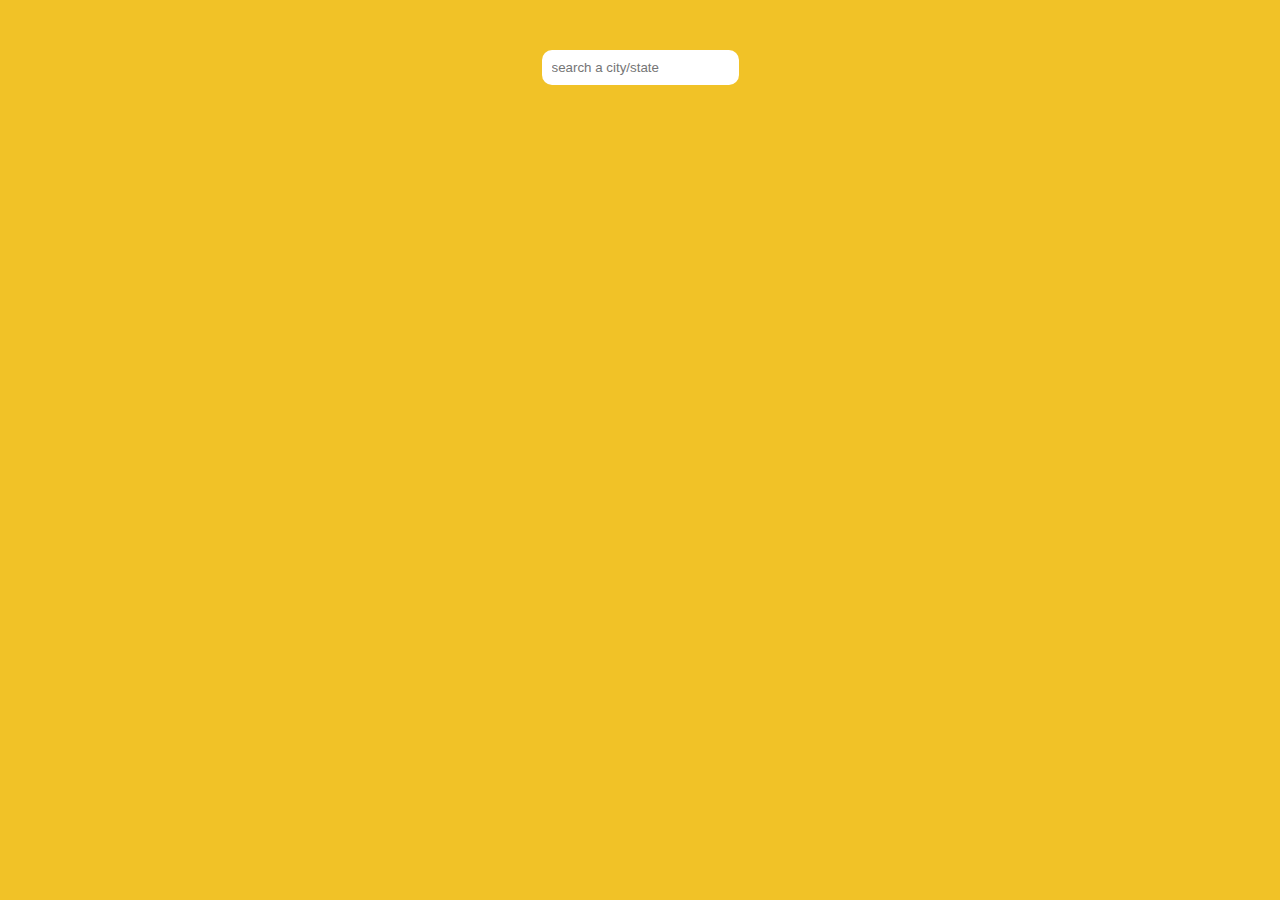
<file: Cities-Search/index.html>
<!DOCTYPE html>
<html lang="en">

<head>
    <meta charset="UTF-8">
    <meta name="viewport" content="width=device-width, initial-scale=1.0">
    <link rel="stylesheet" href="./style.css">
    <title>Document</title>
</head>

<body>

    <div class="center">
        <form>
            <input type="text" placeholder="search a city/state" id="search">

        </form>

        <ul class="suggestions">

        </ul>
    </div>

    <script src="./main.js"></script>
</body>

</html>
</file>
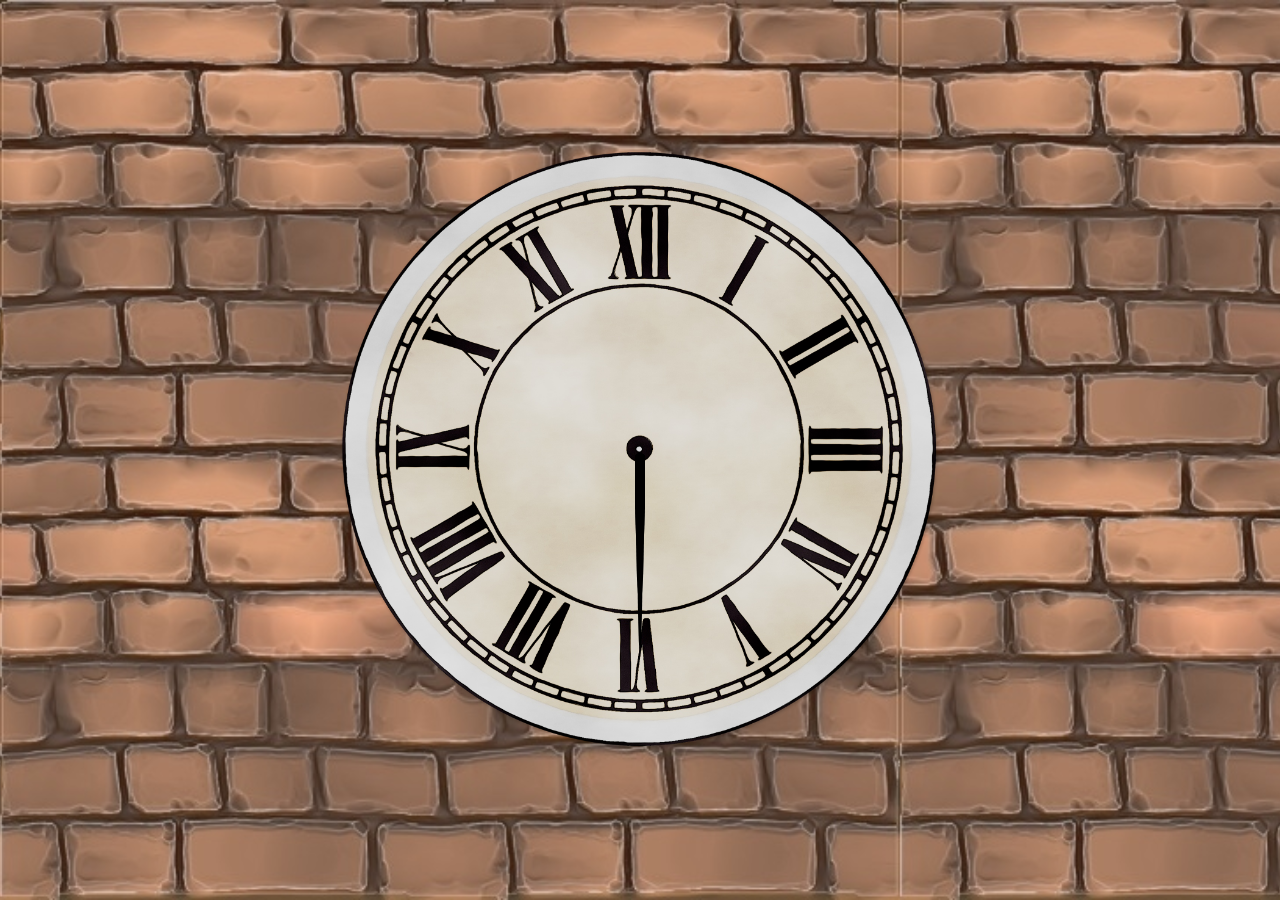
<file: JavaScript-Clock/index.html>
<!DOCTYPE html>
<html lang="en">

<head>
    <meta charset="UTF-8">
    <meta name="viewport" content="width=device-width, initial-scale=1.0">
    <link rel="stylesheet" href="./mainStyle.css">
    <link rel="shortcut icon" href="./favicon.ico" type="image/x-icon">
    <title>Document</title>
</head>

<body>
    <section class="clock">
        <div class="body">
            <div class="hourDiv arrow"></div>
            <div class="minuteDiv arrow"></div>
            <div class="secondsDiv arrow"></div>

        </div>
    </section>

    <script src="./index.js"></script>
</body>

</html>
</file>
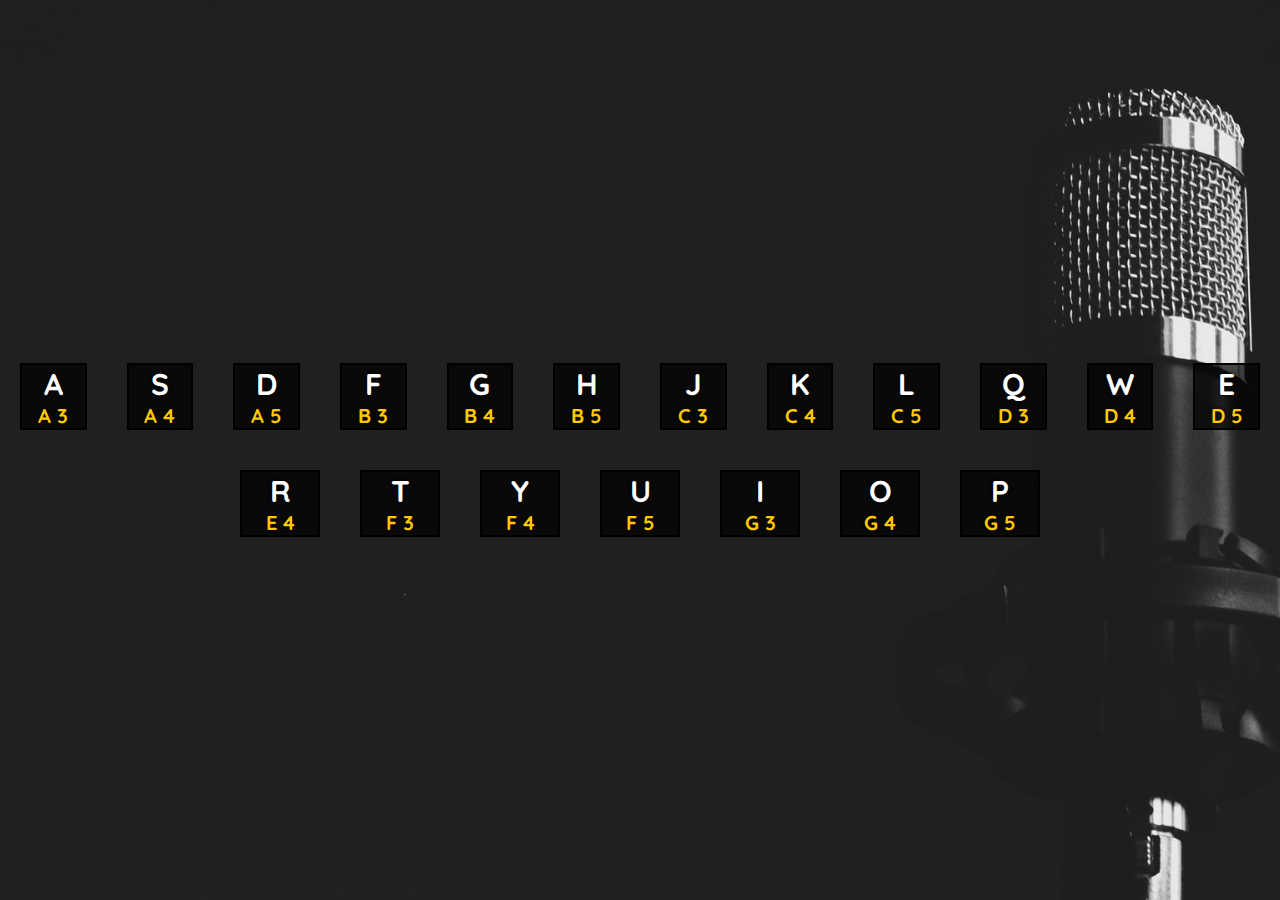
<file: JavaScript-Drum-Kit/index.html>
<!DOCTYPE html>
<html lang="en">

<head>
    <meta charset="UTF-8">
    <meta name="viewport" content="width=device-width, initial-scale=1.0">
    <link rel="stylesheet" href="./main.css">
    <link href="https://fonts.googleapis.com/css2?family=Quicksand&display=swap" rel="stylesheet">
    <link rel="shortcut icon" href="./favicon.ico" type="image/x-icon">
    <title>Document</title>
</head>

<body>

    <section class="home">
        <div class="flexRow">
            <div data-key="65" class="box">
                <h1>A</h1>
                <h3>A 3</h3>
            </div>
            <div data-key="83" class="box">
                <h1>S</h1>
                <h3>A 4</h3>
            </div>
            <div data-key="68" class="box">
                <h1>D</h1>
                <h3>A 5</h3>
            </div>
            <div data-key="70" class="box">
                <h1>F</h1>
                <h3>B 3</h3>
            </div>
            <div data-key="71" class="box">
                <h1>G</h1>
                <h3>B 4</h3>
            </div>
            <div data-key="72" class="box">
                <h1>H</h1>
                <h3>B 5</h3>
            </div>
            <div data-key="74" class="box">
                <h1>J</h1>
                <h3>C 3</h3>
            </div>
            <div data-key="75" class="box">
                <h1>K</h1>
                <h3>C 4</h3>
            </div>
            <div data-key="76" class="box">
                <h1>L</h1>
                <h3>C 5</h3>
            </div>
            <div data-key="81" class="box">
                <h1>Q</h1>
                <h3>D 3</h3>
            </div>
            <div data-key="87" class="box">
                <h1>W</h1>
                <h3>D 4</h3>
            </div>
            <div data-key="69" class="box">
                <h1>E</h1>
                <h3>D 5</h3>
            </div>
        </div>
        <div class="flexRow">
            <div data-key="82" class="box">
                <h1>R</h1>
                <h3>E 4</h3>
            </div>
            <div data-key="84" class="box">
                <h1>T</h1>
                <h3>F 3</h3>
            </div>
            <div data-key="89" class="box">
                <h1>Y</h1>
                <h3>F 4</h3>
            </div>
            <div data-key="85" class="box">
                <h1>U</h1>
                <h3>F 5</h3>
            </div>
            <div data-key="73" class="box">
                <h1>I</h1>
                <h3>G 3</h3>
            </div>
            <div data-key="79" class="box">
                <h1>O</h1>
                <h3>G 4</h3>
            </div>
            <div data-key="80" class="box">
                <h1>P</h1>
                <h3>G 5</h3>
            </div>
        </div>
    </section>


    <audio data-key="65" src="./sounds/a3.mp3"></audio>
    <audio data-key="83" src="./sounds/a4.mp3"></audio>
    <audio data-key="68" src="./sounds/a5.mp3"></audio>
    <audio data-key="70" src="./sounds/b3.mp3"></audio>
    <audio data-key="71" src="./sounds/b4.mp3"></audio>
    <audio data-key="72" src="./sounds/b5.mp3"></audio>
    <audio data-key="74" src="./sounds/c3.mp3"></audio>
    <audio data-key="75" src="./sounds/c4.mp3"></audio>
    <audio data-key="76" src="./sounds/c5.mp3"></audio>
    <audio data-key="81" src="./sounds/d3.mp3"></audio>
    <audio data-key="87" src="./sounds/d4.mp3"></audio>
    <audio data-key="69" src="./sounds/d5.mp3"></audio>
    <audio data-key="82" src="./sounds/e4.mp3"></audio>
    <audio data-key="84" src="./sounds/f3.mp3"></audio>
    <audio data-key="89" src="./sounds/f4.mp3"></audio>
    <audio data-key="85" src="./sounds/f5.mp3"></audio>
    <audio data-key="73" src="./sounds/g3.mp3"></audio>
    <audio data-key="79" src="./sounds/g4.mp3"></audio>
    <audio data-key="80" src="./sounds/g5.mp3"></audio>


    <script src="./javaScript/index.js"></script>
</body>

</html>
</file>
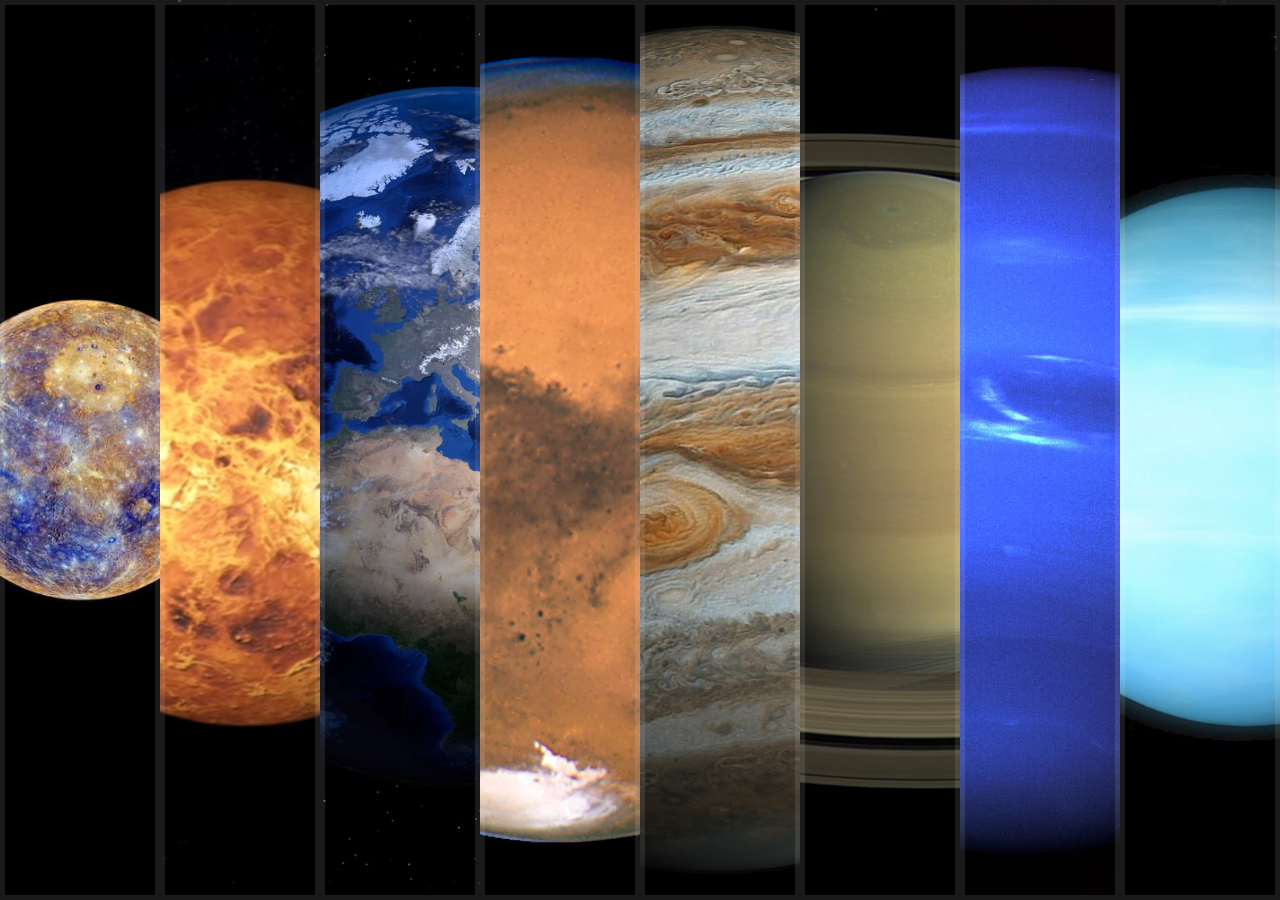
<file: JavaScript-Image-Gallery/index.html>
<!DOCTYPE html>
<html lang="en">

<head>
    <meta charset="UTF-8">
    <meta name="viewport" content="width=device-width, initial-scale=1.0">
    <link rel="stylesheet" href="./style.css">
    <title>Image Gallery</title>
</head>

<body>
    <div class="panels">
        <div class="panel panel1">
            <h1>Mercury</h1>
        </div>
        <div class="panel panel2">
            <h1>Venus</h1>
        </div>
        <div class="panel panel3">
            <h1>Earth</h1>
        </div>
        <div class="panel panel4">
            <h1>Mars</h1>
        </div>
        <div class="panel panel5">
            <h1>Jupiter</h1>
        </div>
        <div class="panel panel6">
            <h1>Saturn</h1>
        </div>
        <div class="panel panel7">
            <h1>Uranus</h1>
        </div>
        <div class="panel panel8">
            <h1>Neptune</h1>
        </div>
    </div>


    <script src="./main.js"></script>
</body>

</html>
</file>
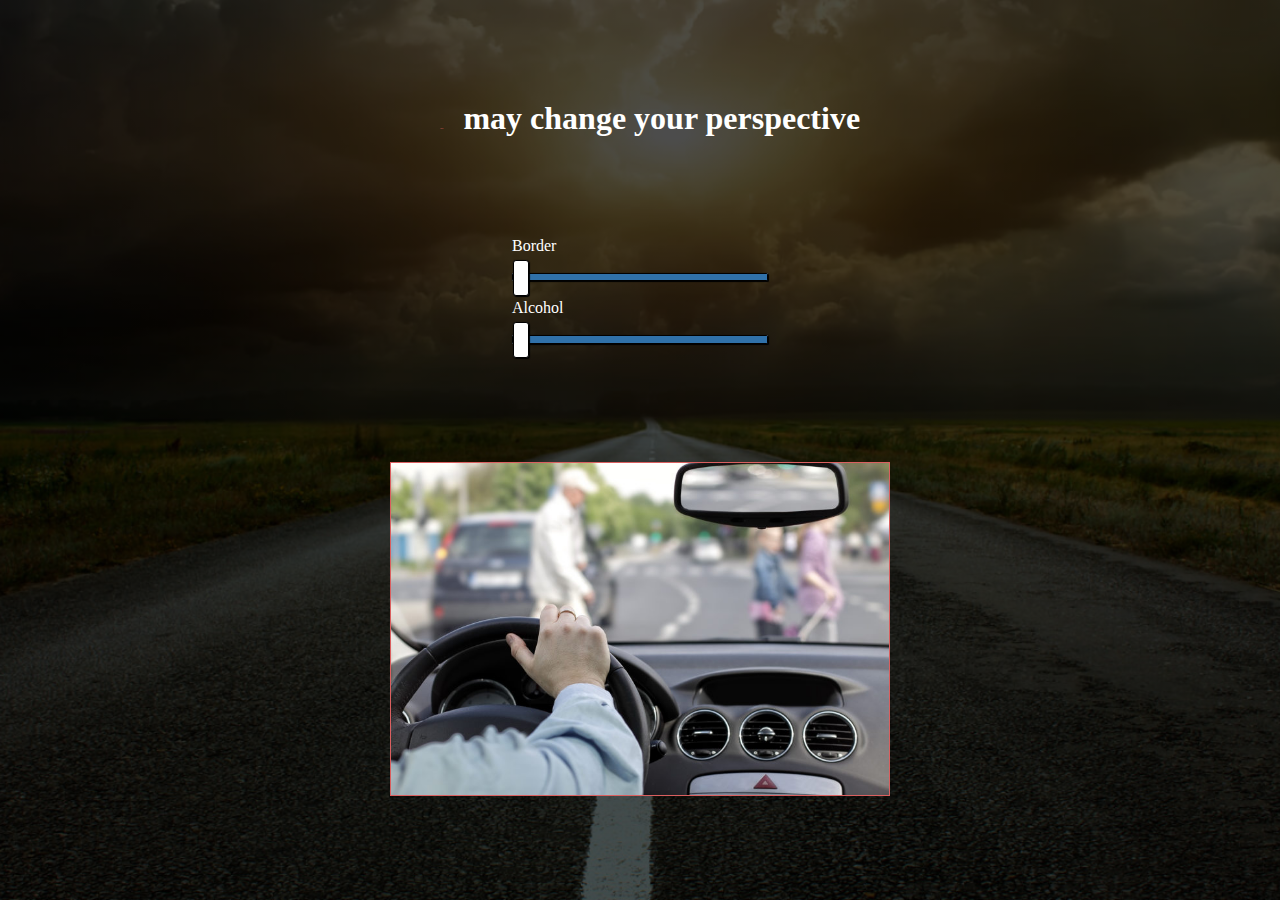
<file: JavaScript-Variable-Change-Sliders/index.html>
<!DOCTYPE html>
<html lang="en">

<head>
    <meta charset="UTF-8">
    <meta name="viewport" content="width=device-width, initial-scale=1.0">
    <link rel="stylesheet" href="./css/style.css">
    <title>Document</title>
</head>

<body>

    <section class="home">
        <h1><span id="headTitle"> Alcohol </span> may change your perspective</h1>
        <div class="flexCol">
            <label for="">Border</label>
            <input type="range" name="size" min="1" max="20" value="1" data-sizing="px">
            <label for="">Alcohol</label>
            <input type="range" name="blur" min="0" max="20" value="0" data-sizing="px">
        </div>
        <div class="picture">
            <img id="imageBeforeAfter" src="./images/before.jpg" alt="">
        </div>
    </section>

    <script src="./index.js"></script>
</body>

</html>
</file>
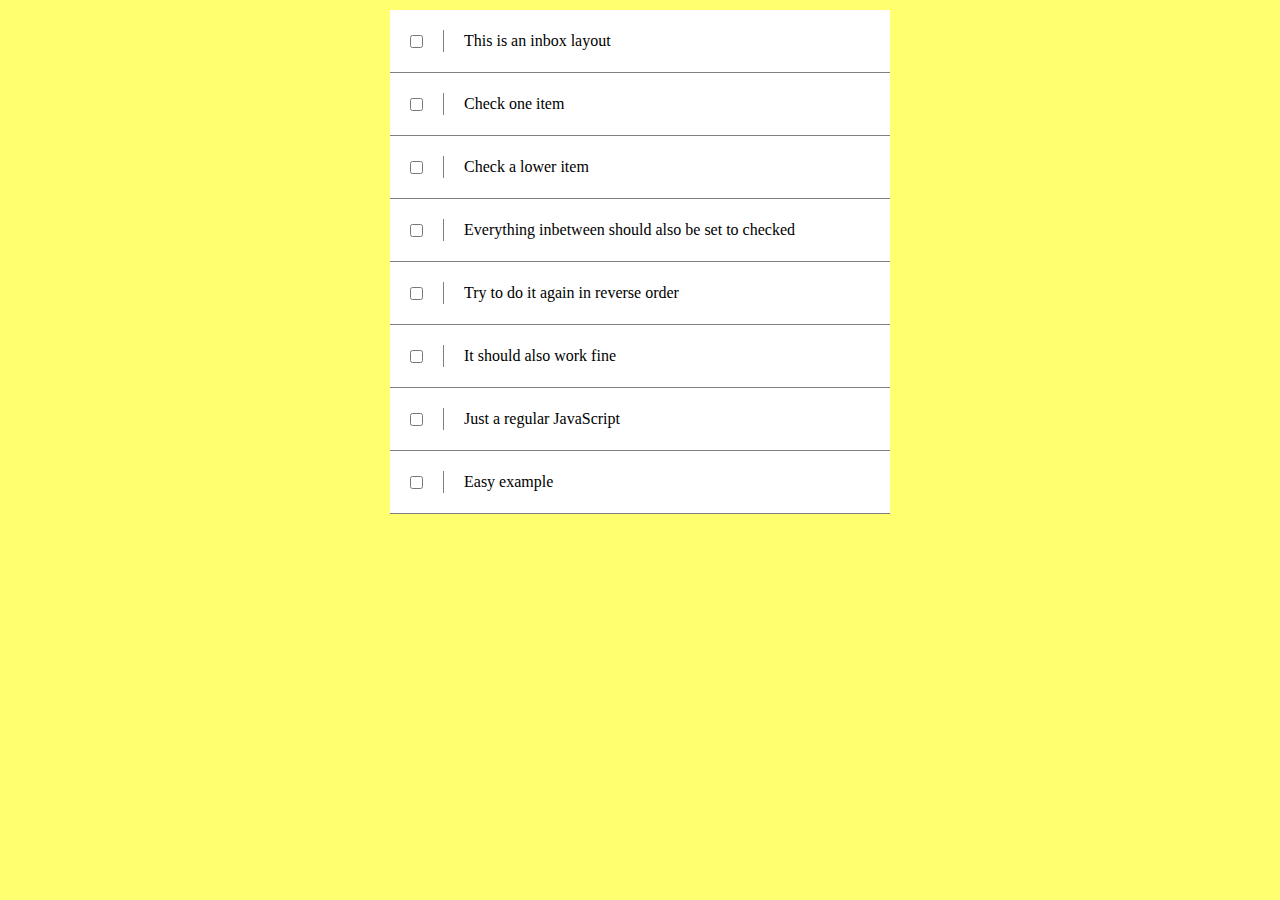
<file: ShiftKey-Check-Boxes/index.html>
<!DOCTYPE html>
<html lang="en">

<head>
    <meta charset="UTF-8">
    <meta name="viewport" content="width=device-width, initial-scale=1.0">
    <link rel="stylesheet" href="./style.css">
    <title>ShiftKeyBoxes</title>
</head>

<body>

    <div class="inbox">
        <div class="item">
            <input type="checkbox">
            <p class="checkedP">This is an inbox layout</p>
        </div>

        <div class="item">
            <input type="checkbox">
            <p class="checkedP">Check one item</p>
        </div>

        <div class="item">
            <input type="checkbox">
            <p class="checkedP">Check a lower item</p>
        </div>

        <div class="item">
            <input type="checkbox">
            <p class="checkedP">Everything inbetween should also be set to checked</p>
        </div>

        <div class="item">
            <input type="checkbox">
            <p class="checkedP">Try to do it again in reverse order</p>
        </div>

        <div class="item">
            <input type="checkbox">
            <p class="checkedP">It should also work fine</p>
        </div>

        <div class="item">
            <input type="checkbox">
            <p class="checkedP">Just a regular JavaScript</p>
        </div>

        <div class="item">
            <input type="checkbox">
            <p class="checkedP">Easy example</p>
        </div>


    </div>
    <script src="./main.js"></script>
</body>

</html>
</file>
<file: Cities-Search/style.css>
*{
    margin: 0;
    padding: 0;
    box-sizing: border-box;
}

body {
    background-color: rgb(241, 194, 39);
}

.center {
    width: 100%;
    display: flex;
    flex-direction: column;
    justify-content: center;
    align-items: center;
    margin: 50px 0;
}
input[type='text']{
    padding: 10px;
    border-radius: 10px;
    border: none;
    outline-style: none;
}
ul li{
    width: 100%;
    padding: 10px;
    background-color: white;
    border-radius: 10px;
    list-style: none;
    margin: 20px 0;
    display: flex;
    flex-direction: row;
    justify-content: space-between;
    align-items: center;
}

.population {
    color: rgb(223, 21, 72);
    
}
</file>
<file: JavaScript-Clock/mainStyle.css>
* {
    margin: 0;
    padding: 0;
    box-sizing: border-box;
}
.clock {
    width: 100%;
    height: 100vh;
    display: flex;
    flex-direction: column;
    justify-content: center;
    align-items: center;
    background-image: url("./images/wall-background.jpg");
    background-size: contain;
    background-repeat: repeat;
}
.body {
    background-image: url("./images/roman-clock-background.png");
    background-size: contain;
    background-repeat: no-repeat;
    width: 600px;
    height: 600px;
    position: relative;
}
.arrow {
    background-color: black;
    position: absolute;
    top: 50%;
    left: 50%;
    transform: rotate(90deg);
    transform-origin: 0%;
    transition: .04s all;
    transition-timing-function: cubic-bezier(0.95, 2.7, 0.58, 1);
}
.hourDiv {
    width: 100px;
    height: 10px;
    border-top-right-radius: 50%;
    border-bottom-right-radius: 50%;
}
.minuteDiv {
    width: 150px;
    height: 8px;
    border-top-right-radius: 50%;
    border-bottom-right-radius: 50%;
}
.secondsDiv {
    width: 200px;
    height: 5px;
    border-top-right-radius: 50%;
    border-bottom-right-radius: 50%;
}

.notransition {
    transition: none !important;
}
</file>
<file: JavaScript-Drum-Kit/main.css>
* {
    margin: 0;
    padding: 0;
    box-sizing: border-box;
    font-family: 'Quicksand', sans-serif;
}

.home {
    display: flex;
    flex-direction: column;
    justify-content: center;
    align-items: center;
    background-image: url("./images/background-microphone.jpg");
    background-size: cover;
    width: 100%;
    height: 100vh;
}
.flexRow {
    width: 100%;
    display: flex;
    flex-direction: row;
    justify-content: center;
    align-items: center;
}
.box {
    width: 80px;
    border: 2px solid black;
    display: flex;
    flex-wrap: wrap;
    flex-direction: column;
    justify-content: center;
    align-items: center;
    background: rgba(0, 0, 0, 0.705);
    text-shadow: 0 0 5px black;
    margin: 20px;
    transition: .09s;
}
.box h1 {
    color: white;
    font-size: 30px;
}
.box h3 {
    color: rgb(255, 200, 0);
    font-size: 20px;
}

.pressed {
    transform: scale(1.1);
    border-color: rgb(255, 200, 0);
    box-shadow: 0 0 10px rgb(255, 200, 0);
}
</file>
<file: JavaScript-Image-Gallery/style.css>
* {
    box-sizing: border-box;
    margin: 0;
    padding: 0;
}
.panel1 {
    background-image: url("./images/Mer.jpg");
}
.panel2 {
    background-image: url("./images/Venus.jpg");
}
.panel3 {
    background-image: url("./images/Earth_pillars.jpg");
}
.panel4 {
    background-image: url("./images/Mars.jpg");
}
.panel5 {
    background-image: url("./images/jupiter.png");
}
.panel6 {
    background-image: url("./images/Saturn.jpg");
}
.panel7 {
    background-image: url("./images/Uranus.jpg");
}
.panel8 {
    background-image: url("./images/Neptune.jpg");
}

.panels {
    display: flex;
    min-height: 100vh;
    overflow: hidden;
}

.panel {
    box-shadow: inset 0 0 0 5px rgba(255,2555,255, 0.1);
    color: white;
    text-align: center;
    align-items: center;
    flex: 1;
    background-size: cover;
    background-position: center;
    transition: 
        font-size 0.7s cubic-bezier(0.61, -0.19, 0.7, -0.11),
        flex 0.7s cubic-bezier(0.61, -0.19, 0.7, -0.11),
        background 0.2s;
    display: flex;
    flex-direction: column;
    justify-content: center;
    align-items: center;
}

.panel > * {
    margin: 0;
    width: 100%;
    transition: transform 0.5s;
    flex: 1 0 auto;
}

.panel > *:first-child {
    transform: translateY(-100vh);
}
.panel.open-active > *:first-child {
    transform: translateY(50vh);
}
.panel.open {
    flex: 5;
    font-size: 40px;
}
</file>
<file: JavaScript-Variable-Change-Sliders/css/style.css>
@import url("./input.css");

* {
    margin: 0;
    padding: 0;
    box-sizing: border-box;
}

:root{
    --color: #da5f5f;
    --size: 1px;    /*  to be changed */
    --blur: 0px;    /* to be changed */
}

img {
    width: 100%;
    border: var(--size) solid var(--color);
    filter: blur(var(--blur));
}
h1 {
    color: white;
}
span {
    font-size: var(--size);
    margin: 0 20px;
    color: var(--color);
}
label {
    color: white;
}
.home {
    width: 100%;
    height: 100vh;
    display: flex;
    flex-direction: column;
    justify-content: space-evenly;
    align-items: center;
    background: linear-gradient(to bottom, rgba(0, 0, 0, 0.7) 0%,rgba(0, 0, 0, 0.7) 100%), url("../images/background.jpg");
    background-size: cover;
    background-position: center;
    background-repeat: no-repeat;
}
.flexCol {
    width: 20%;
    display: flex;
    flex-direction: column;
}
.picture {
    width: 500px;
    
}
</file>
<file: ShiftKey-Check-Boxes/style.css>
* {
    padding: 0;
    margin: 0;
    box-sizing: border-box;
}

body {
    background-color: rgb(255, 255, 111);
    padding: 10px;
}

.item {
    width: 500px;
    margin:  auto;
    display: flex;
    flex-direction: row;
    justify-content: left;
    align-items: center;
    padding: 20px;
    background-color: white;
    border-bottom: 1px solid gray;
}
input[type=checkbox]:checked + p.checkedP {
    text-decoration: line-through;
    color: gray;
}



.item p {
    padding: 2px 20px;
    margin: 0 20px;
    border-left: 1px solid gray;
}
</file>
